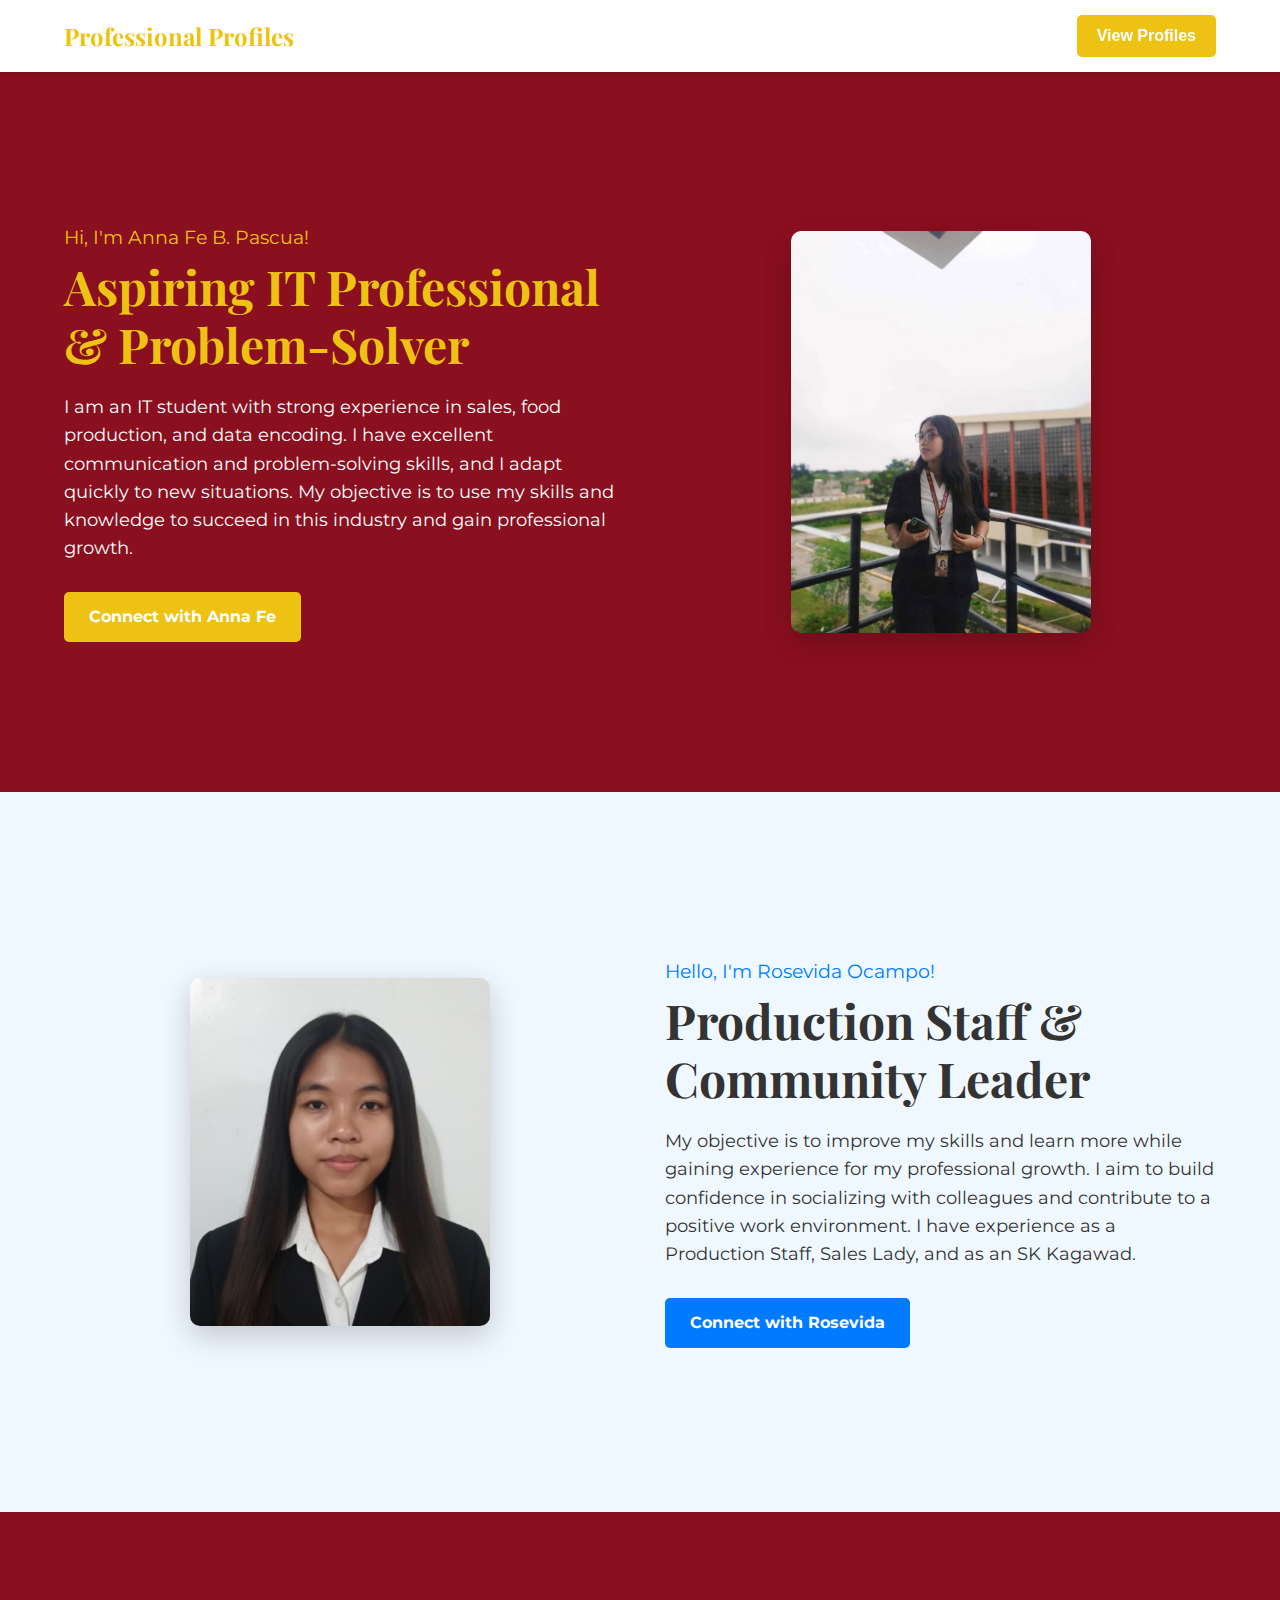
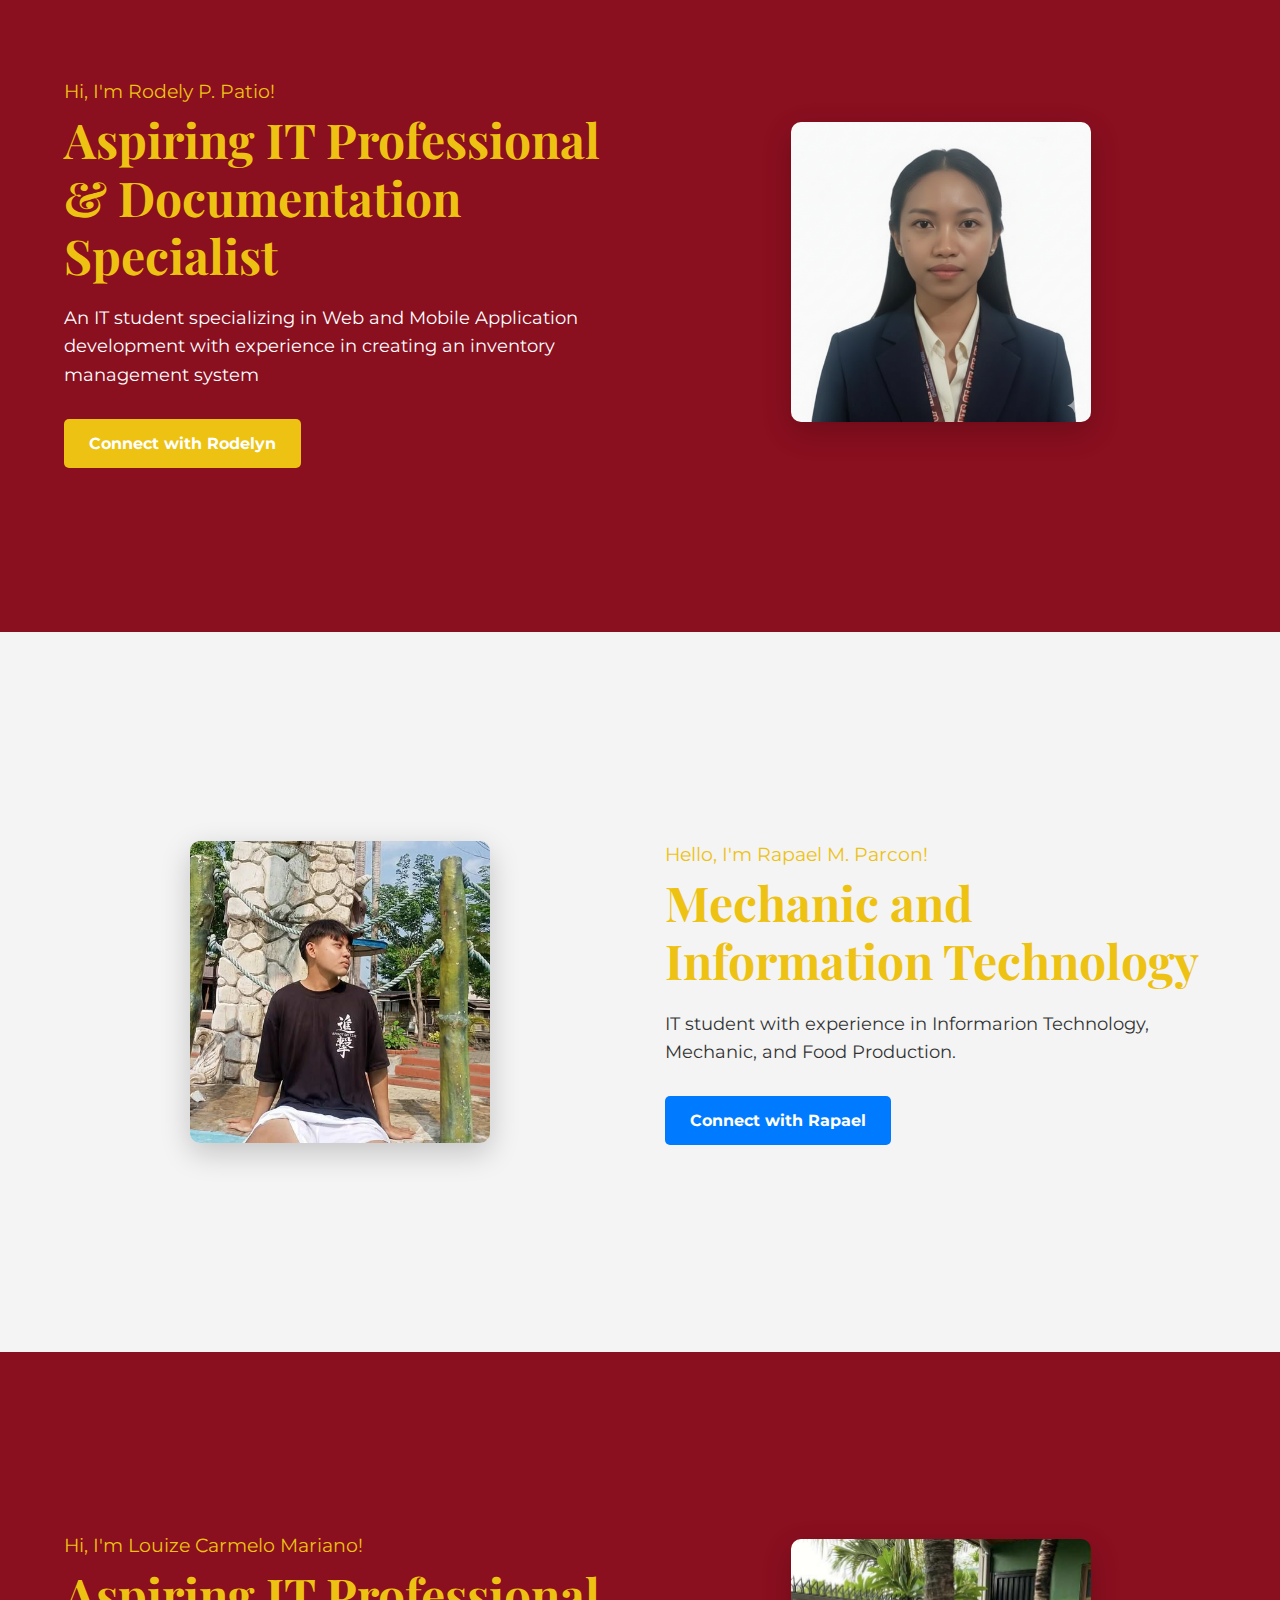
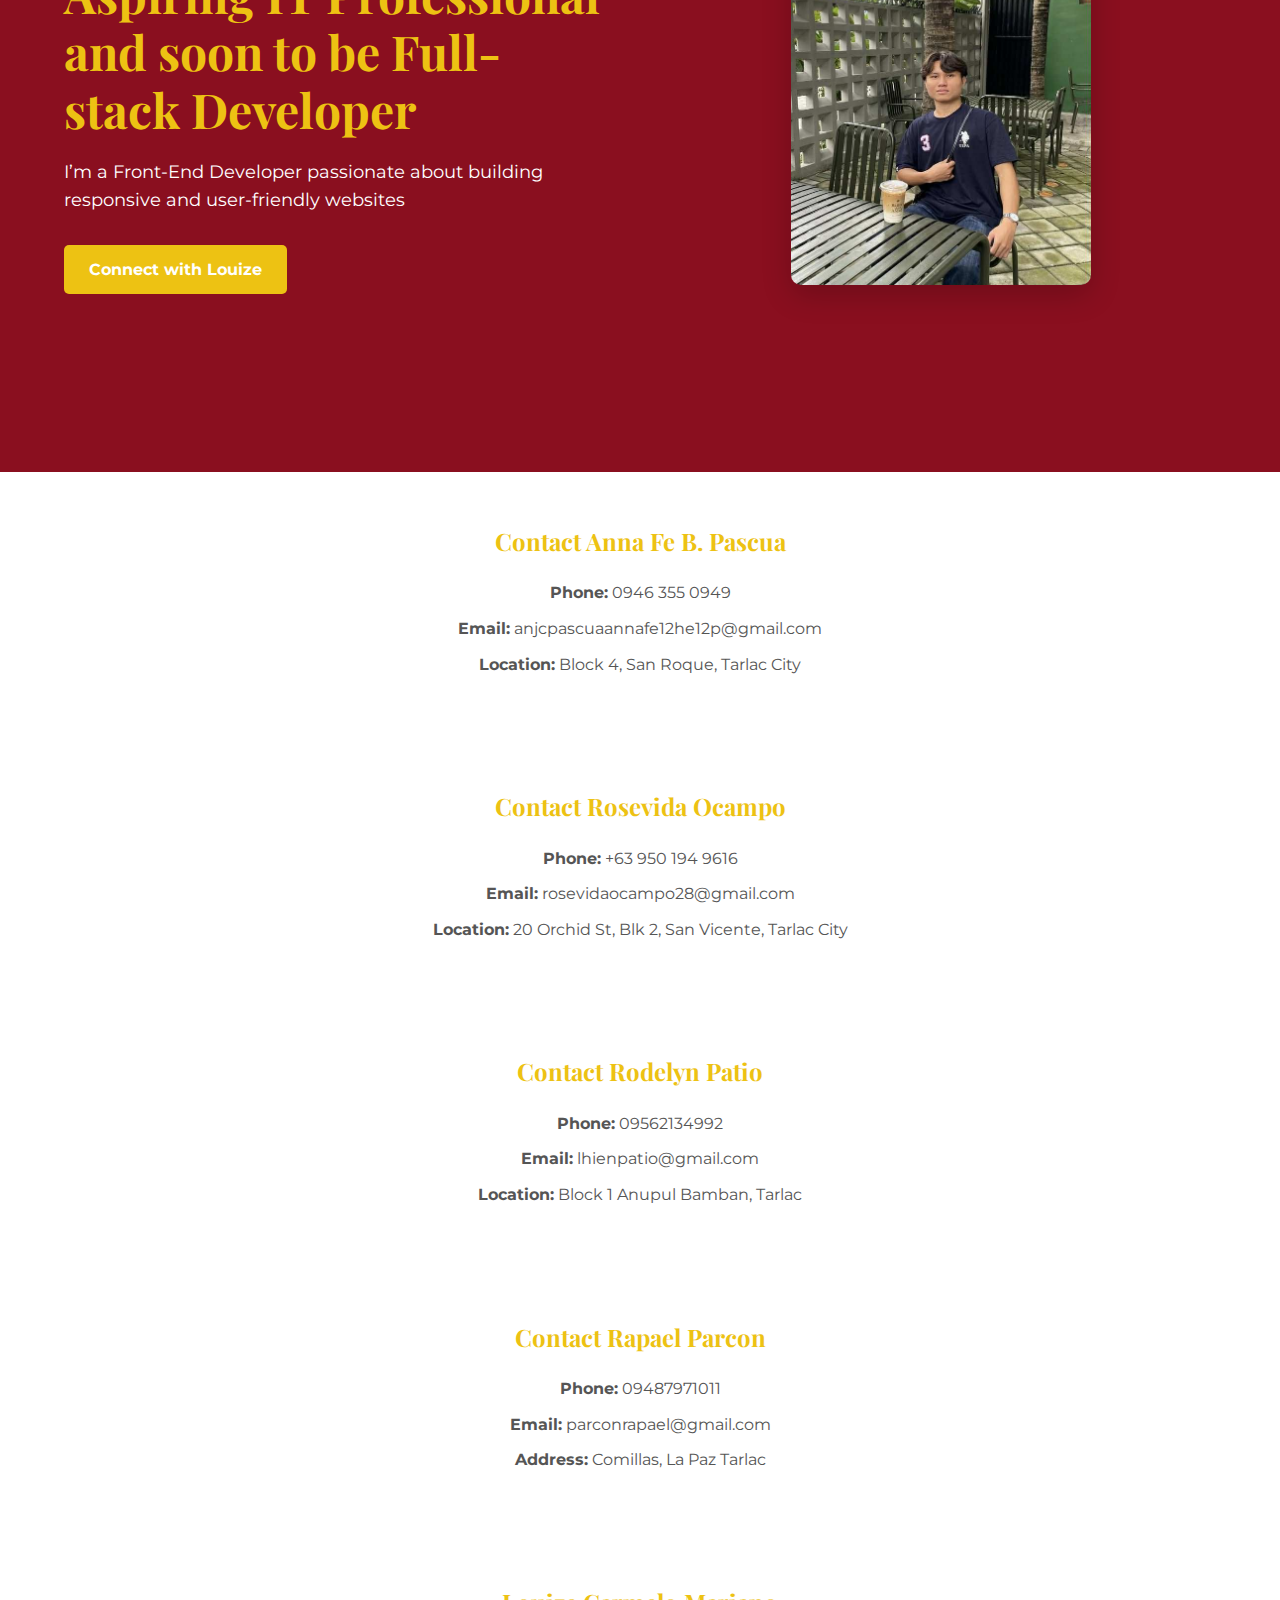
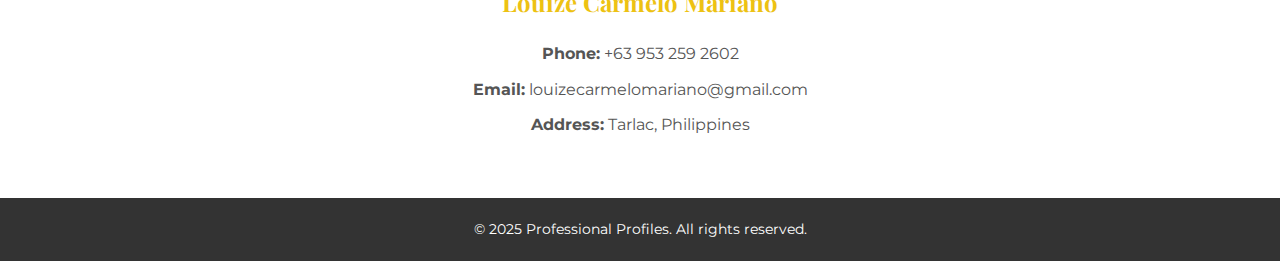
<file: index.html>
<!DOCTYPE html>
<html lang="en">
<head>
    <meta charset="UTF-8">
    <meta name="viewport" content="width=device-width, initial-scale=1.0">
    <title>Team Members | IPT2</title>
    <link rel="stylesheet" href="style.css">
    <link href="https://fonts.googleapis.com/css2?family=Montserrat:wght@400;700&family=Playfair+Display:wght@400;700&display=swap" rel="stylesheet">
</head>
<body>

    <header class="navbar">
        <div class="logo">
            <span class="logo-text">Professional Profiles</span>
        </div>
        <nav>
            <div class="dropdown">
                <button class="dropbtn">View Profiles</button>
                <div class="dropdown-content">
                    <a href="Anna.html">PASCUA</a>
                    <a href="Rose.html">OCAMPO</a>
                    <a href="Rodelyn.html">PATIO</a>
                    <a href="Rapael.html">PARCON</a>
                    <a href="Louize.html">MARIANO</a>
                </div>
            </div>
        </nav>
    </header>

    <main>
        <section id="anna-fe" class="profile-section anna-fe-bg">
            <div class="profile-content">
                <div class="profile-text">
                    <p class="greeting">Hi, I'm Anna Fe B. Pascua!</p>
                    <h1>Aspiring IT Professional & Problem-Solver</h1>
                    <p>I am an IT student with strong experience in sales, food production, and data encoding. I have excellent communication and problem-solving skills, and I adapt quickly to new situations. My objective is to use my skills and knowledge to succeed in this industry and gain professional growth.</p>
                    <a href="#contact-anna" class="btn">Connect with Anna Fe</a>
                </div>
                <div class="profile-photo">
                    <img src="58f9133a-7076-4f2e-a55e-dd74fce96701.jpg" alt="Anna Fe B. Pascua">
                </div>
            </div>
        </section>

        <section id="rosevide" class="profile-section rosevida-bg">
            <div class="profile-content reverse-layout">
                <div class="profile-text">
                    <p class="greeting">Hello, I'm Rosevida Ocampo!</p>
                    <h1>Production Staff & Community Leader</h1>
                    <p>My objective is to improve my skills and learn more while gaining experience for my professional growth. I aim to build confidence in socializing with colleagues and contribute to a positive work environment. I have experience as a Production Staff, Sales Lady, and as an SK Kagawad.</p>
                    <a href="#contact-rosevida" class="btn">Connect with Rosevida</a>
                </div>
                <div class="profile-photo">
                    <img src="image.png" alt="Rosevida Ocampo">
                </div>
            </div>
        </section>

        <section id="rodelyn" class="profile-section rodelyn-bg">
            <div class="profile-content">
                <div class="profile-text">
                    <p class="greeting">Hi, I'm Rodely P. Patio!</p>
                    <h1>Aspiring IT Professional & Documentation Specialist</h1>
                    <p>An IT student specializing in Web and Mobile Application development with experience in creating an inventory management system</p>
                    <a href="#contact-rodelyn" class="btn">Connect with Rodelyn</a>
                </div>
                <div class="profile-photo">
                    <img src="Gemini_Generated_Image_aghwmmaghwmmaghw.png" alt="Rodelyn P. Patio">
                </div>
            </div>
        </section>

        <section id="rapael" class="profile-section rapael-bg">
            <div class="profile-content reverse-layout">
                <div class="profile-text">
                    <p class="greeting">Hello, I'm Rapael M. Parcon!</p>
                    <h1>Mechanic and Information Technology</h1>
                    <p>IT student with experience in Informarion Technology, Mechanic, and Food Production.</p>
                    <a href="#contact-rapael" class="btn">Connect with Rapael</a>
                </div>
                <div class="profile-photo">
                    <img src="hajk.png" alt="Rapael M. Parcon">
                </div>
            </div>
        </section>

        <section id="louize" class="profile-section louize-bg">
            <div class="profile-content">
                <div class="profile-text">
                    <p class="greeting">Hi, I'm Louize Carmelo Mariano!</p>
                    <h1>Aspiring IT Professional and soon to be Full-stack Developer</h1>
                    <p>I’m a Front-End Developer passionate about building responsive and user-friendly websites</p>
                    <a href="#contact-louize" class="btn">Connect with Louize</a>
                </div>
                <div class="profile-photo">
                    <img src="me.jpg" alt="Louize Carmelo Mariano">
                </div>
            </div>
        </section>
        

        <section id="contact-anna" class="contact-info">
            <h2>Contact Anna Fe B. Pascua</h2>
            <p><strong>Phone:</strong> 0946 355 0949</p>
            <p><strong>Email:</strong> anjcpascuaannafe12he12p@gmail.com</p>
            <p><strong>Location:</strong> Block 4, San Roque, Tarlac City</p>
        </section>

        <section id="contact-rosevida" class="contact-info">
            <h2>Contact Rosevida Ocampo</h2>
            <p><strong>Phone:</strong> +63 950 194 9616</p>
            <p><strong>Email:</strong> rosevidaocampo28@gmail.com</p>
            <p><strong>Location:</strong> 20 Orchid St, Blk 2, San Vicente, Tarlac City</p>

        </section>
        
        <section id="contact-rodelyn" class="contact-info">
            <h2>Contact Rodelyn Patio</h2>
            <p><strong>Phone:</strong> 09562134992</p>
            <p><strong>Email:</strong> lhienpatio@gmail.com</p>
            <p><strong>Location:</strong> Block 1 Anupul Bamban, Tarlac</p>

        </section>

        

        <section id="contact-rapael" class="contact-info">
            <h2>Contact Rapael Parcon</h2>
            <p><strong>Phone:</strong> 09487971011</p>
            <p><strong>Email:</strong> parconrapael@gmail.com</p>
        <p><strong>Address:</strong> Comillas, La Paz Tarlac</p>
        </section>
        <section id="contact-louize" class="contact-info">
            <h2>Louize Carmelo Mariano</h2>
            <p><strong>Phone:</strong> +63 953 259 2602</p>
            <p><strong>Email:</strong> louizecarmelomariano@gmail.com</p>
        <p><strong>Address:</strong> Tarlac, Philippines</p>
        </section>
    </main>

    <footer>
        <p>&copy; 2025 Professional Profiles. All rights reserved.</p>
    </footer>

</body>
</html>
</file>
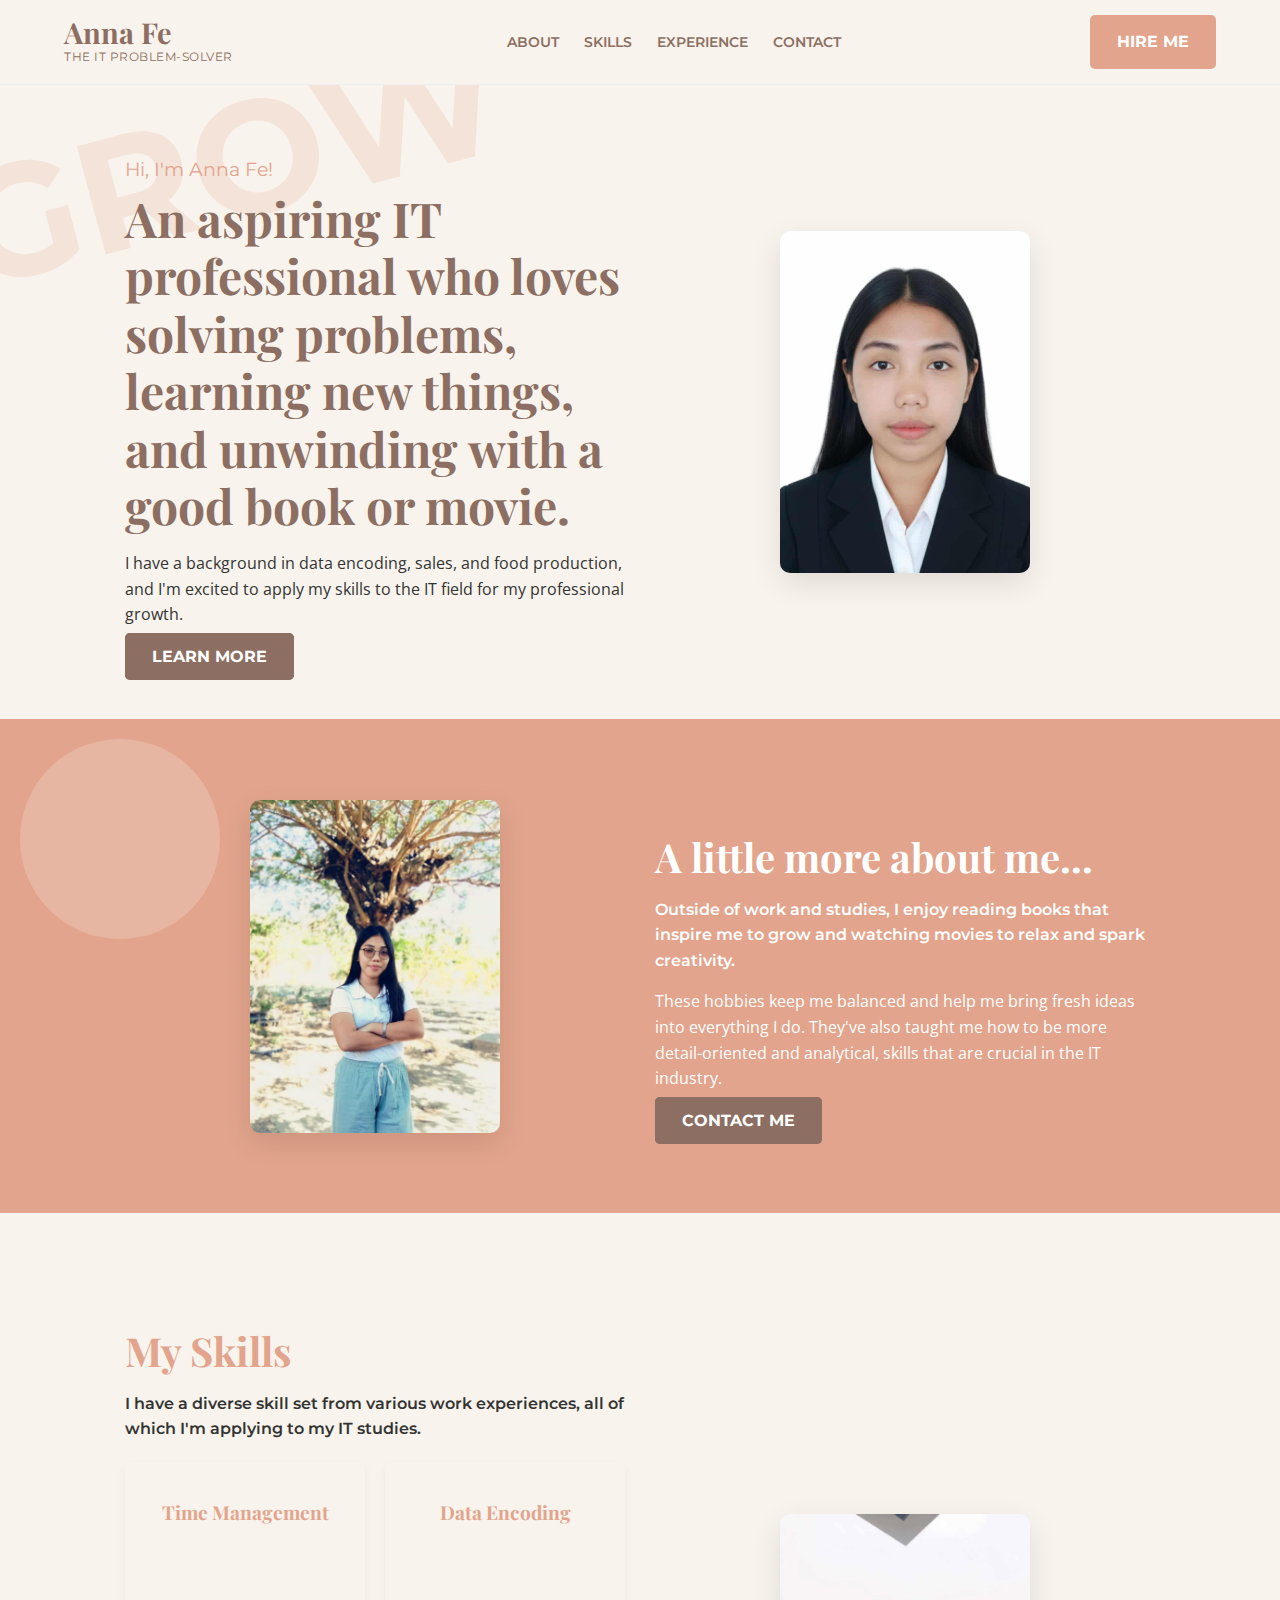
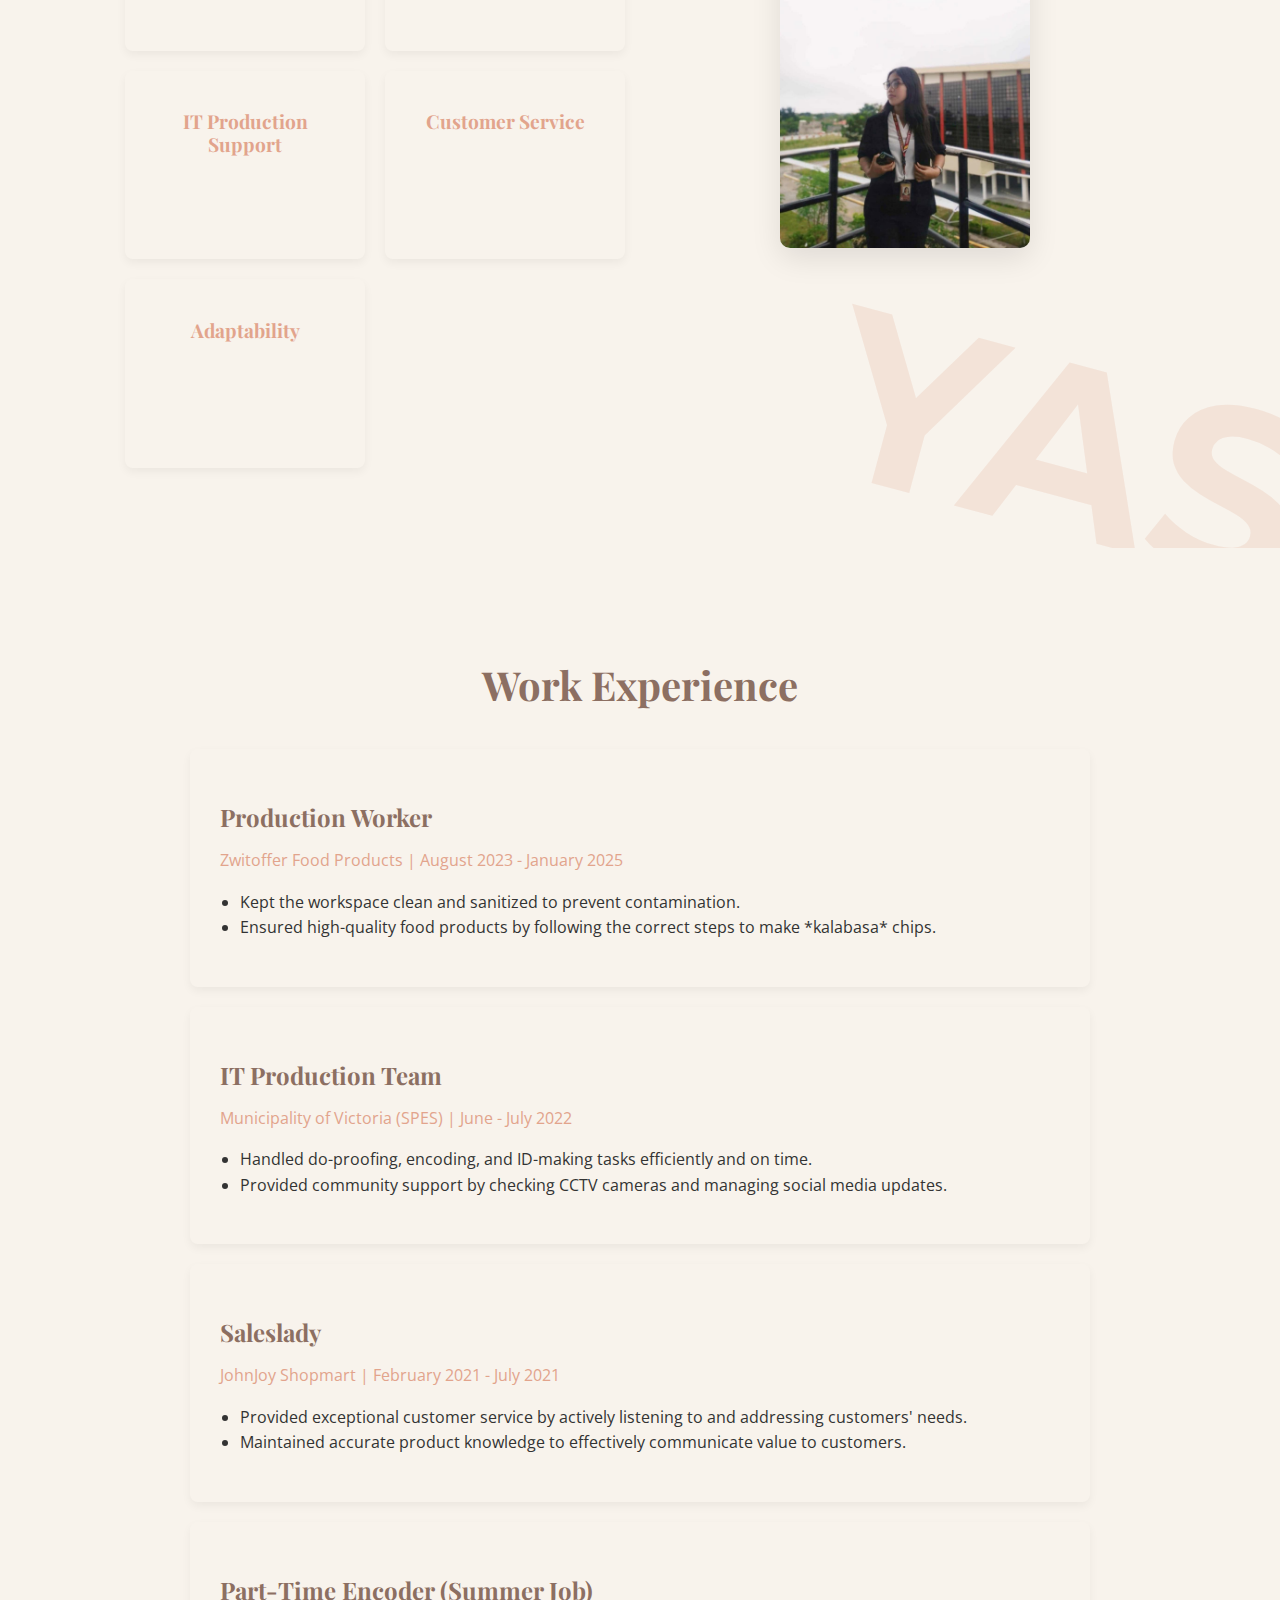
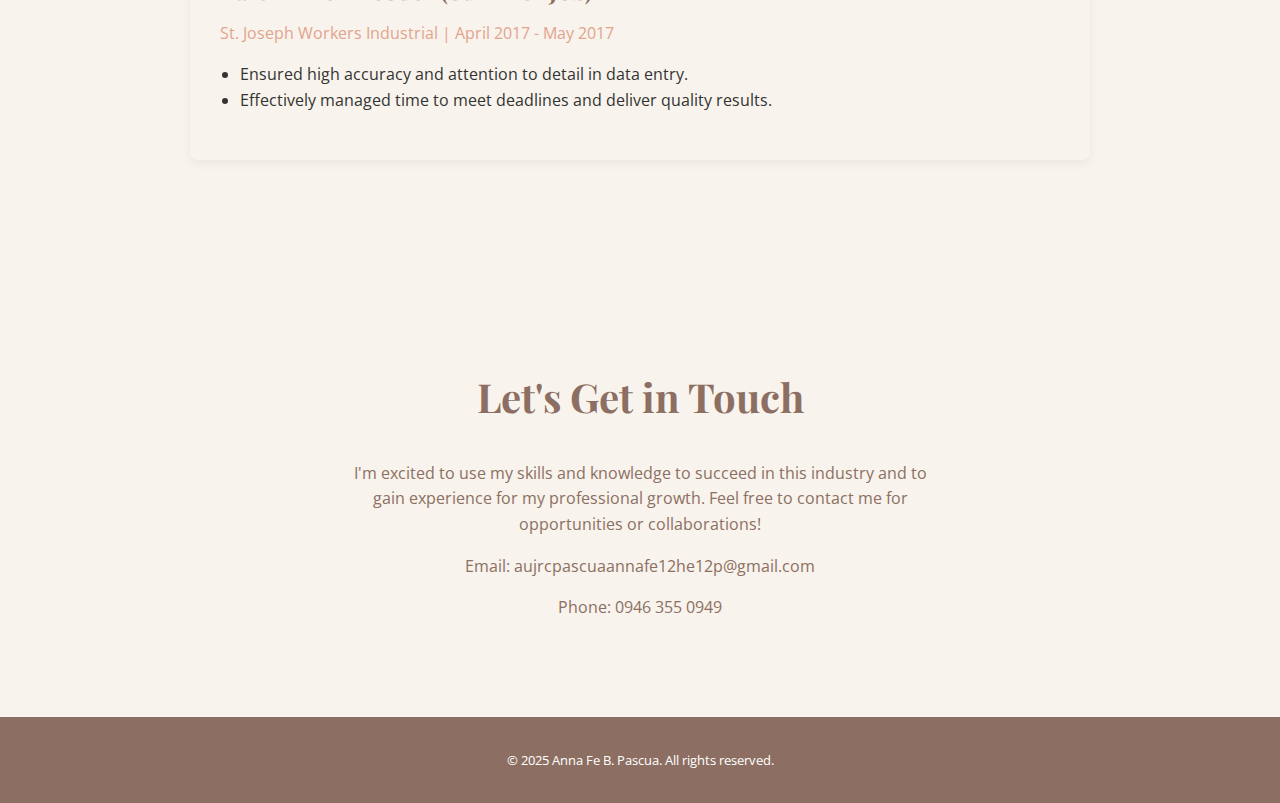
<file: Anna.html>
<!DOCTYPE html>
<html lang="en">
<head>
    <meta charset="UTF-8">
    <meta name="viewport" content="width=device-width, initial-scale=1.0">
    <title>Anna Fe B. Pascua | IT Student & Problem-Solver</title>
    <link rel="stylesheet" href="Annastyle.css">
    <link href="https://fonts.googleapis.com/css2?family=Montserrat:wght@400;700&family=Playfair+Display:wght@400;700&display=swap" rel="stylesheet">
    <link href="https://fonts.googleapis.com/css2?family=Open+Sans:wght@300;400;600&display=swap" rel="stylesheet">
</head>
<body>
    <header class="navbar">
        <div class="logo">
            <span class="logo-text">Anna Fe</span>
            <span class="tagline">The IT Problem-Solver</span>
        </div>
        <nav>
            <ul>
                <li><a href="#about">About</a></li>
                <li><a href="#skills">Skills</a></li>
                <li><a href="#experience">Experience</a></li>
                <li><a href="#contact">Contact</a></li>
            </ul>
        </nav>
        <a href="#contact" class="btn-primary">HIRE ME</a>
    </header>

    <main>
        <section class="hero-section">
            <div class="hero-content">
                <p class="greeting">Hi, I'm Anna Fe!</p>
                <h2>An aspiring IT professional who loves solving problems, learning new things, and unwinding with a good book or movie.</h2>
                <p>I have a background in data encoding, sales, and food production, and I'm excited to apply my skills to the IT field for my professional growth.</p>
                <a href="#skills" class="btn-secondary">LEARN MORE</a>
            </div>
            <div class="hero-image">
                <img src="0bef914e-d854-477e-a996-a6f0f1658528.jpg" alt="Anna Fe Pascua profile picture">
            </div>
            <div class="background-text">GROW</div>
        </section>

        <section id="about" class="call-to-action-section">
            <div class="cta-image">
                <img src="34659bca-153f-44a7-bb6b-f79c94adabd7.jpg" alt="A person reading a book">
            </div>
            <div class="cta-content">
                <h2>A little more about me...</h2>
                <p class="subtitle">Outside of work and studies, I enjoy reading books that inspire me to grow and watching movies to relax and spark creativity.</p>
                <p>These hobbies keep me balanced and help me bring fresh ideas into everything I do. They've also taught me how to be more detail-oriented and analytical, skills that are crucial in the IT industry.</p>
                <a href="#contact" class="btn-secondary">CONTACT ME</a>
            </div>
            <div class="background-shape"></div>
        </section>

        <section id="skills" class="bottom-cta-section">
            <div class="bottom-cta-content">
                <h2>My Skills</h2>
                <p class="subtitle">I have a diverse skill set from various work experiences, all of which I'm applying to my IT studies.</p>
                <div class="skills-grid">
                    <div class="skill-item">
                        <h3>Time Management</h3>
                        <p>Proven ability to meet deadlines and manage multiple tasks efficiently.</p>
                    </div>
                    <div class="skill-item">
                        <h3>Data Encoding</h3>
                        <p>Highly accurate and detail-oriented, with experience in data entry and organized record-keeping.</p>
                    </div>
                    <div class="skill-item">
                        <h3>IT Production Support</h3>
                        <p>Experience in do-proofing, encoding, and maintaining accurate data.</p>
                    </div>
                    <div class="skill-item">
                        <h3>Customer Service</h3>
                        <p>Excelling at providing exceptional customer service, actively listening to needs and addressing concerns.</p>
                    </div>
                    <div class="skill-item">
                        <h3>Adaptability</h3>
                        <p>A fast learner who can quickly acquire new skills and adapt to new work environments.</p>
                    </div>
                </div>
            </div>
            <div class="bottom-cta-image">
                <img src="58f9133a-7076-4f2e-a55e-dd74fce96701.jpg" alt="Person coding on a laptop">
            </div>
            <div class="background-text-large">YAS!</div>
        </section>

        <section id="experience" class="experience-section">
            <h2>Work Experience</h2>
            <div class="experience-list">
                <div class="experience-item">
                    <h3>Production Worker</h3>
                    <p class="company">Zwitoffer Food Products | August 2023 - January 2025</p>
                    <ul>
                        <li>Kept the workspace clean and sanitized to prevent contamination.</li>
                        <li>Ensured high-quality food products by following the correct steps to make *kalabasa* chips.</li>
                    </ul>
                </div>
                <div class="experience-item">
                    <h3>IT Production Team</h3>
                    <p class="company">Municipality of Victoria (SPES) | June - July 2022</p>
                    <ul>
                        <li>Handled do-proofing, encoding, and ID-making tasks efficiently and on time.</li>
                        <li>Provided community support by checking CCTV cameras and managing social media updates.</li>
                    </ul>
                </div>
                <div class="experience-item">
                    <h3>Saleslady</h3>
                    <p class="company">JohnJoy Shopmart | February 2021 - July 2021</p>
                    <ul>
                        <li>Provided exceptional customer service by actively listening to and addressing customers' needs.</li>
                        <li>Maintained accurate product knowledge to effectively communicate value to customers.</li>
                    </ul>
                </div>
                <div class="experience-item">
                    <h3>Part-Time Encoder (Summer Job)</h3>
                    <p class="company">St. Joseph Workers Industrial | April 2017 - May 2017</p>
                    <ul>
                        <li>Ensured high accuracy and attention to detail in data entry.</li>
                        <li>Effectively managed time to meet deadlines and deliver quality results.</li>
                    </ul>
                </div>
            </div>
        </section>

        <section id="contact" class="contact-section">
            <div class="contact-content">
                <h2>Let's Get in Touch</h2>
                <p>I'm excited to use my skills and knowledge to succeed in this industry and to gain experience for my professional growth. Feel free to contact me for opportunities or collaborations!</p>
                <p>Email: aujrcpascuaannafe12he12p@gmail.com</p>
                <p>Phone: 0946 355 0949</p>
            </div>
        </section>
    </main>

    <footer>
        <p>&copy; 2025 Anna Fe B. Pascua. All rights reserved.</p>
    </footer>

</body>
</html>
</file>
<file: style.css>
/* --- General Styles --- */
:root {
    --anna-primary: #edc213;
    --anna-secondary: #8a0f1f;
    --anna-text: #fff;

    --rosevida-primary: #333;
    --rosevida-secondary: #007bff;
    --rosevida-text: #fff;
    --rosevida-bg-light: #f0f8ff;
    
    --font-heading: 'Playfair Display', serif;
    --font-body: 'Montserrat', sans-serif;
}

* {
    box-sizing: border-box;
    margin: 0;
    padding: 0;
}

html {
    scroll-behavior: smooth;
}

body {
    font-family: var(--font-body);
    line-height: 1.6;
    background-color: #f4f4f4;
    color: #333;
}

.container {
    max-width: 1200px;
    margin: 0 auto;
    padding: 20px;
}

/* --- Navbar --- */
.navbar {
    display: flex;
    justify-content: space-between;
    align-items: center;
    padding: 15px 5%;
    background-color: #fff;
    box-shadow: 0 2px 5px rgba(0,0,0,0.1);
    position: sticky;
    top: 0;
    z-index: 1000;
}

.logo-text {
    font-family: var(--font-heading);
    font-size: 1.5em;
    font-weight: 700;
    color: var(--anna-primary);
}

/* Dropdown Menu */
.dropdown {
    position: relative;
    display: inline-block;
}

.dropbtn {
    background-color: var(--anna-primary);
    color: white;
    padding: 12px 20px;
    font-size: 1em;
    font-weight: 600;
    border: none;
    cursor: pointer;
    border-radius: 5px;
    transition: background-color 0.3s ease;
}

.dropbtn:hover {
    background-color: #7a5e52;
}

.dropdown-content {
    display: none;
    position: absolute;
    background-color: #fff;
    min-width: 160px;
    box-shadow: 0px 8px 16px 0px rgba(0,0,0,0.2);
    z-index: 1;
    right: 0;
    border-radius: 5px;
}

.dropdown-content a {
    color: var(--anna-primary);
    padding: 12px 16px;
    text-decoration: none;
    display: block;
    font-weight: 500;
    transition: background-color 0.3s ease;
}

.dropdown-content a:hover {
    background-color: #f1f1f1;
}

.dropdown:hover .dropdown-content,
.dropdown .dropbtn:focus + .dropdown-content {
  display: block;
}

/* --- Profile Sections --- */
.profile-section {
    min-height: 80vh;
    padding: 80px 5%;
    display: flex;
    align-items: center;
    justify-content: center;
}

.anna-fe-bg, .rodelyn-bg, .louize-bg {
    background-color: var(--anna-secondary);
    color: var(--anna-text);
}

.rosevida-bg {
    background-color: var(--rosevida-bg-light);
    color: var(--rosevida-primary);
}

.profile-content {
    display: flex;
    align-items: center;
    justify-content: space-between;
    max-width: 1200px;
    width: 100%;
    gap: 50px;
}

.profile-content.reverse-layout {
    flex-direction: row-reverse;
}

.profile-text {
    flex: 1;
}

.profile-text .greeting {
    font-size: 1.2em;
    color: var(--anna-primary);
    margin-bottom: 5px;
}

.rosevida-bg .profile-text .greeting {
    color: var(--rosevida-secondary);
}

.profile-text h1 {
    font-family: var(--font-heading);
    font-size: 3em;
    line-height: 1.2;
    margin-bottom: 20px;
    color: var(--anna-primary);
}

.rosevida-bg .profile-text h1 {
    color: var(--rosevida-primary);
}

.profile-text p {
    font-size: 1.1em;
    margin-bottom: 30px;
}

.profile-photo {
    flex: 1;
    display: flex;
    justify-content: center;
    align-items: center;
}

.profile-photo img {
    width: 70%;
    max-width: 300px;
    height: auto;
    border-radius: 10px;
    box-shadow: 0 10px 30px rgba(0,0,0,0.2);
}

.btn {
    display: inline-block;
    padding: 12px 25px;
    border-radius: 5px;
    font-weight: 700;
    text-decoration: none;
    transition: transform 0.3s ease;
}

.anna-fe-bg .btn, .rodelyn-bg .btn, .louize-bg .btn {
    background-color: var(--anna-primary);
    color: var(--anna-text);
}

.anna-fe-bg .btn:hover, .rodelyn-bg .btn:hover, .louize-bg .btn:hover {
    transform: translateY(-3px);
    background-color: #7a5e52;
}

.rosevida-bg .btn, .rapael-bg .btn {
    background-color: var(--rosevida-secondary);
    color: var(--rosevida-text);
}

.rosevida-bg .btn:hover, .rapael-bg .btn:hover {
    transform: translateY(-3px);
    background-color: #0056b3;
}

/* --- Contact Section --- */
.contact-info {
    text-align: center;
    padding: 50px 5%;
    background-color: #fff;
}

.contact-info h2 {
    font-family: var(--font-heading);
    color: var(--anna-primary);
    margin-bottom: 20px;
}

.contact-info p {
    font-size: 1em;
    color: #555;
    margin-bottom: 10px;
}

/* --- Footer --- */
footer {
    text-align: center;
    padding: 20px;
    background-color: var(--rosevida-primary);
    color: var(--rosevida-text);
    font-size: 0.9em;
}

/* --- Responsive Design --- */
@media (max-width: 768px) {
    .navbar {
        flex-direction: column;
    }

    .dropdown {
        margin-top: 10px;
    }

    .profile-content,
    .profile-content.reverse-layout {
        flex-direction: column;
        text-align: center;
    }

    .profile-text {
        order: 2;
    }

    .profile-photo {
        order: 1;
        margin-bottom: 30px;
    }
}

@media (max-width: 480px) {
    .profile-text h1 {
        font-size: 2em;
    }
    
    .profile-section {
        padding: 50px 5%;
    }
}
</file>
<file: Annastyle.css>
/* General Styling */
:root {
    --primary-color: #E2A48C; /* Peach/Salmon */
    --secondary-color: #8C6F62; /* Darker brown for text */
    --light-bg: #F8F3EC; /* Very light background */
    --text-dark: #333;
    --text-light: #fff;
    --font-heading: 'Playfair Display', serif;
    --font-body: 'Open Sans', sans-serif;
    --font-tagline: 'Montserrat', sans-serif;
}

body {
    margin: 0;
    font-family: var(--font-body);
    color: var(--text-dark);
    line-height: 1.6;
    background-color: var(--light-bg);
}

h1, h2, h3 {
    font-family: var(--font-heading);
    color: var(--secondary-color);
    line-height: 1.2;
}

h2 {
    font-size: 2.5em;
    margin-bottom: 15px;
}

p {
    margin-bottom: 1em;
}

a {
    text-decoration: none;
    color: inherit;
}

button, .btn-primary, .btn-secondary {
    cursor: pointer;
    border: none;
    padding: 12px 25px;
    border-radius: 5px;
    font-family: var(--font-tagline);
    font-weight: 700;
    transition: background-color 0.3s ease, border-color 0.3s ease;
}

.btn-primary {
    background-color: var(--primary-color);
    color: var(--text-light);
    border: 2px solid var(--primary-color);
}

.btn-primary:hover {
    background-color: #d18d77; /* Slightly darker */
}

.btn-secondary {
    background-color: var(--secondary-color);
    color: var(--text-light);
    border: 2px solid var(--secondary-color);
}

.btn-secondary:hover {
    background-color: #7a5e52; /* Slightly darker */
}

/* Navbar */
.navbar {
    display: flex;
    justify-content: space-between;
    align-items: center;
    padding: 15px 5%;
    background-color: var(--light-bg);
    border-bottom: 1px solid #eee;
}

.logo {
    display: flex;
    flex-direction: column;
    align-items: flex-start;
}

.logo-text {
    font-family: var(--font-heading);
    font-size: 1.8em;
    font-weight: 700;
    color: var(--secondary-color);
    line-height: 1;
}

.tagline {
    font-family: var(--font-tagline);
    font-size: 0.75em;
    color: var(--secondary-color);
    text-transform: uppercase;
    letter-spacing: 0.5px;
}

.navbar nav ul {
    list-style: none;
    margin: 0;
    padding: 0;
    display: flex;
}

.navbar nav ul li {
    margin-left: 25px;
}

.navbar nav ul li a {
    font-family: var(--font-tagline);
    font-size: 0.9em;
    font-weight: 600;
    color: var(--secondary-color);
    text-transform: uppercase;
    position: relative;
}

.navbar nav ul li a::after {
    content: '';
    position: absolute;
    width: 0;
    height: 2px;
    background: var(--primary-color);
    bottom: -5px;
    left: 0;
    transition: width 0.3s ease;
}

.navbar nav ul li a:hover::after {
    width: 100%;
}

/* Hero Section */
.hero-section {
    background-color: var(--light-bg);
    display: flex;
    align-items: center;
    justify-content: center;
    padding: 50px 5%;
    position: relative;
    overflow: hidden;
}

.hero-content {
    flex: 1;
    max-width: 500px;
    text-align: left;
    padding-right: 30px;
    z-index: 1;
}

.hero-content .greeting {
    font-family: var(--font-tagline);
    font-size: 1.2em;
    color: var(--primary-color);
    margin-bottom: 5px;
}

.hero-content h2 {
    font-size: 3em; /* Larger heading */
    color: var(--secondary-color);
    margin-top: 0;
}

.hero-image {
    flex: 1;
    display: flex;
    justify-content: center;
    align-items: center;
    max-width: 500px;
    z-index: 1;
}

.hero-image img {
    width: 50%;
    height: auto;
    border-radius: 10px;
    box-shadow: 0 10px 30px rgba(0,0,0,0.1);
}

.hero-section .background-text {
    position: absolute;
    top: -50px;
    left: -50px;
    font-family: var(--font-tagline);
    font-size: 10em;
    color: rgba(226, 164, 140, 0.2); /* Semi-transparent primary color */
    font-weight: 700;
    transform: rotate(-15deg);
    pointer-events: none;
    user-select: none;
    z-index: 0;
}


/* Call to Action Section (Repurposed for About) */
.call-to-action-section {
    background-color: var(--primary-color);
    display: flex;
    align-items: center;
    justify-content: center;
    padding: 80px 5%;
    position: relative;
    overflow: hidden;
}

.cta-image {
    flex: 1;
    display: flex;
    justify-content: center;
    align-items: center;
    max-width: 500px;
    z-index: 1;
}

.cta-image img {
    max-width: 50%;
    height: auto;
    border-radius: 10px;
    box-shadow: 0 10px 30px rgba(0,0,0,0.1);
}

.cta-content {
    flex: 1;
    max-width: 500px;
    text-align: left;
    padding-left: 30px;
    color: var(--text-light);
    z-index: 1;
}

.cta-content h2 {
    color: var(--text-light); /* White heading */
    font-size: 2.5em;
}

.cta-content .subtitle {
    font-family: var(--font-tagline);
    font-weight: 600;
    margin-bottom: 15px;
}

.call-to-action-section .background-shape {
    position: absolute;
    width: 200px;
    height: 200px;
    background-color: rgba(255, 255, 255, 0.2);
    border-radius: 50%;
    top: 20px;
    left: 20px;
    z-index: 0;
}

/* Bottom CTA Section (Repurposed for Skills) */
.bottom-cta-section {
    background-color: var(--light-bg);
    display: flex;
    align-items: center;
    justify-content: center;
    padding: 80px 5%;
    position: relative;
    overflow: hidden;
}

.bottom-cta-content {
    flex: 1;
    max-width: 500px;
    text-align: left;
    padding-right: 30px;
    z-index: 1;
}

.bottom-cta-content h2 {
    color: var(--primary-color); /* Primary color heading */
    font-size: 2.5em;
}

.bottom-cta-content .subtitle {
    font-family: var(--font-tagline);
    font-weight: 600;
    margin-bottom: 15px;
}

.bottom-cta-image {
    flex: 1;
    display: flex;
    justify-content: center;
    align-items: center;
    max-width: 500px;
    z-index: 1;
}

.bottom-cta-image img {
    max-width: 50%;
    height: auto;
    border-radius: 10px;
    box-shadow: 0 10px 30px rgba(0,0,0,0.1);
}

.bottom-cta-section .background-text-large {
    position: absolute;
    bottom: -100px;
    right: -100px;
    font-family: var(--font-tagline);
    font-size: 15em;
    color: rgba(226, 164, 140, 0.2); /* Semi-transparent primary color */
    font-weight: 700;
    transform: rotate(15deg);
    pointer-events: none;
    user-select: none;
    z-index: 0;
}

/* New Sections for this Portfolio */
.skills-grid {
    display: grid;
    grid-template-columns: repeat(auto-fit, minmax(200px, 1fr));
    gap: 20px;
    margin-top: 20px;
}

.skill-item {
    background-color: var(--background-white);
    padding: 20px;
    border-radius: 8px;
    box-shadow: 0 4px 10px rgba(0, 0, 0, 0.05);
    transition: transform 0.3s ease;
    text-align: center;
}

.skill-item:hover {
    transform: translateY(-5px);
}

.skill-item h3 {
    font-size: 1.2em;
    color: var(--primary-color);
    margin-bottom: 5px;
}

.skill-item p {
    font-size: 0.9em;
    color: var(--light-bg);
    margin-bottom: 0;
}

.experience-section, .contact-section {
    padding: 80px 5%;
    text-align: center;
}

.experience-section h2, .contact-section h2 {
    font-size: 2.5em;
    margin-bottom: 40px;
}

.experience-list {
    max-width: 900px;
    margin: 0 auto;
    text-align: left;
}

.experience-item {
    background-color: var(--background-white);
    padding: 30px;
    border-radius: 8px;
    box-shadow: 0 4px 10px rgba(0,0,0,0.05);
    margin-bottom: 20px;
}

.experience-item h3 {
    font-size: 1.5em;
    color: var(--secondary-color);
    margin-bottom: 5px;
}

.experience-item .company {
    font-size: 1em;
    color: var(--primary-color);
    margin-bottom: 15px;
}

.experience-item ul {
    list-style-type: disc;
    padding-left: 20px;
}

.contact-content {
    max-width: 600px;
    margin: 0 auto;
}

.contact-content p {
    color: var(--secondary-color);
}

/* Footer */
footer {
    text-align: center;
    padding: 20px;
    font-size: 0.8em;
    background-color: var(--secondary-color);
    color: var(--text-light);
}

/* Responsive Design */
@media (max-width: 900px) {
    .navbar {
        flex-direction: column;
        text-align: center;
    }
    .navbar nav ul {
        flex-direction: column;
        margin-top: 15px;
    }
    .navbar nav ul li {
        margin: 5px 0;
    }
    .btn-primary {
        margin-top: 15px;
    }

    .hero-section,
    .call-to-action-section,
    .bottom-cta-section {
        flex-direction: column;
        padding: 40px 5%;
    }

    .hero-content,
    .hero-image,
    .cta-content,
    .cta-image,
    .bottom-cta-content,
    .bottom-cta-image {
        padding: 0;
        margin-bottom: 30px;
        max-width: 100%;
        text-align: center;
    }

    .hero-section .background-text,
    .bottom-cta-section .background-text-large {
        font-size: 5em;
        top: 20px;
        left: 20px;
        transform: none;
    }
}

@media (max-width: 600px) {
    h2 {
        font-size: 2em;
    }
    .hero-content h2 {
        font-size: 2.5em;
    }
    .bottom-cta-section .background-text-large {
        font-size: 8em;
        bottom: 20px;
        right: 20px;
    }
}
</file>
